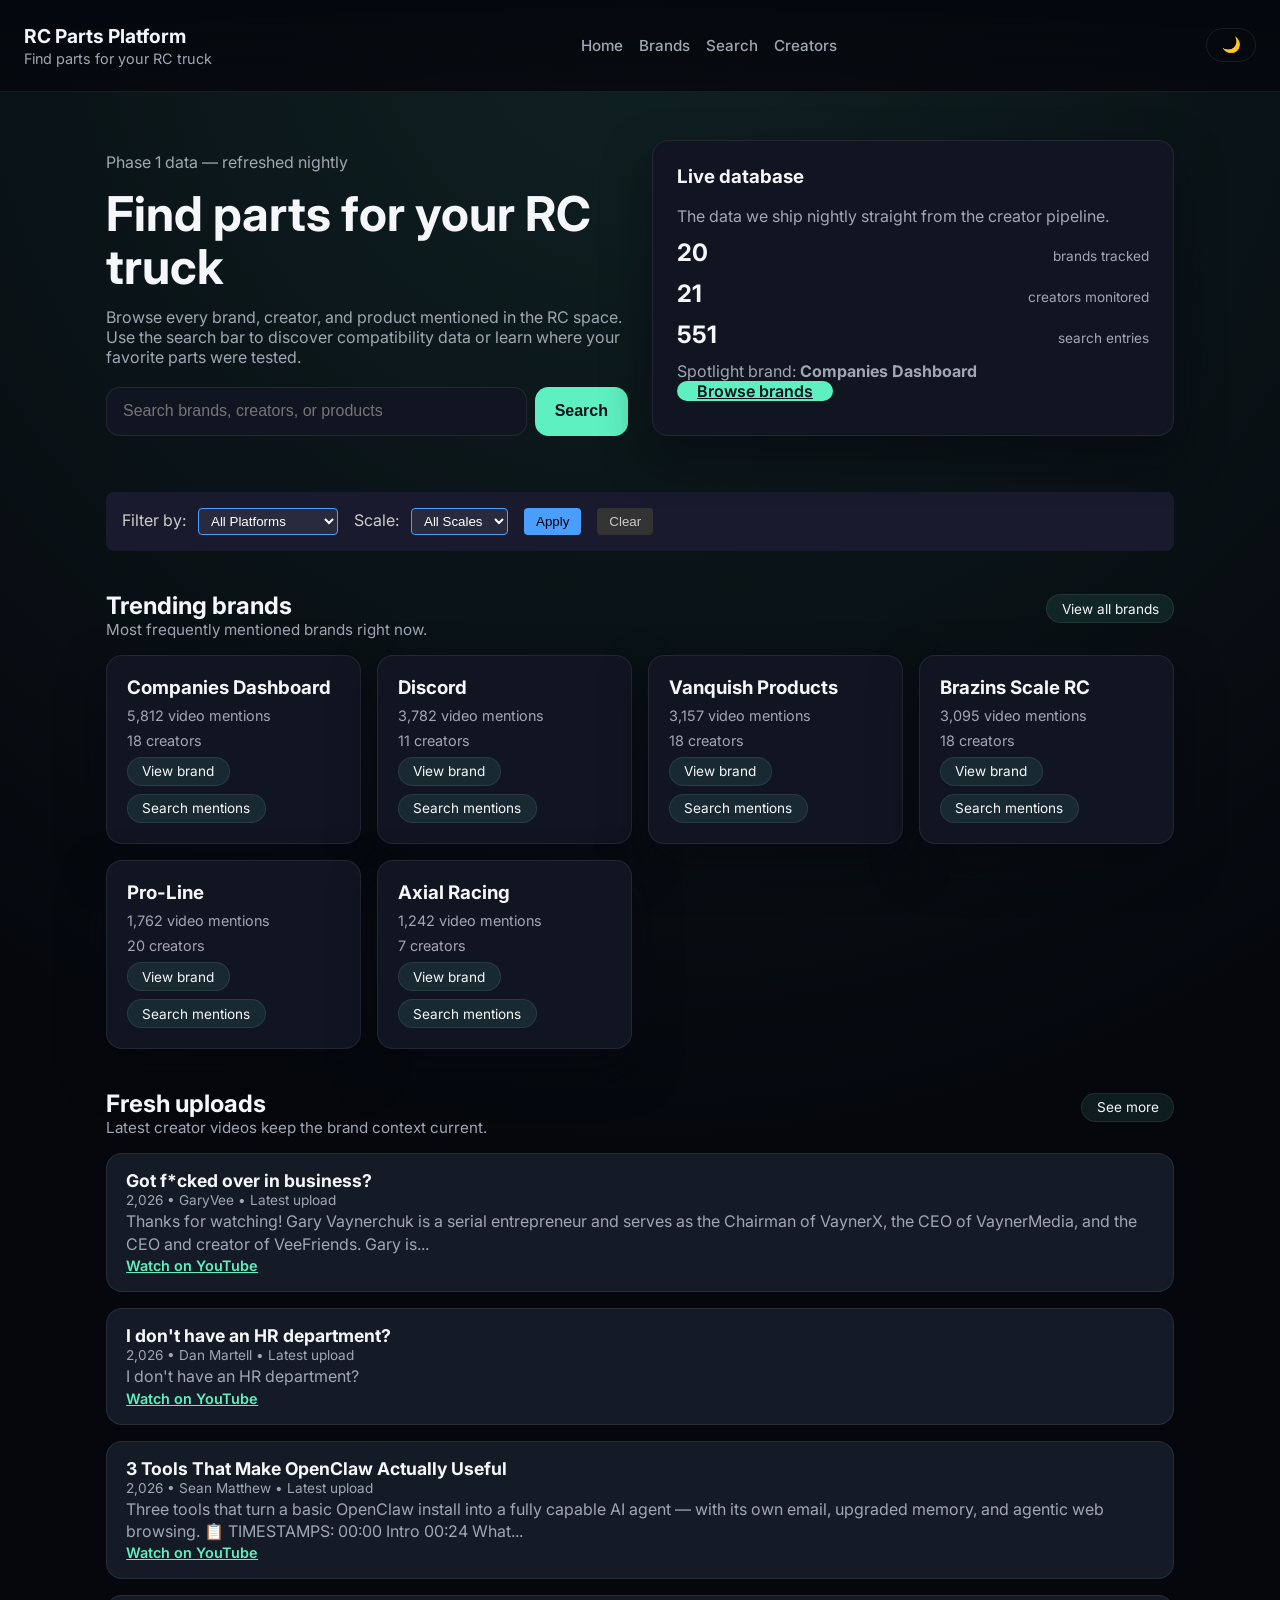
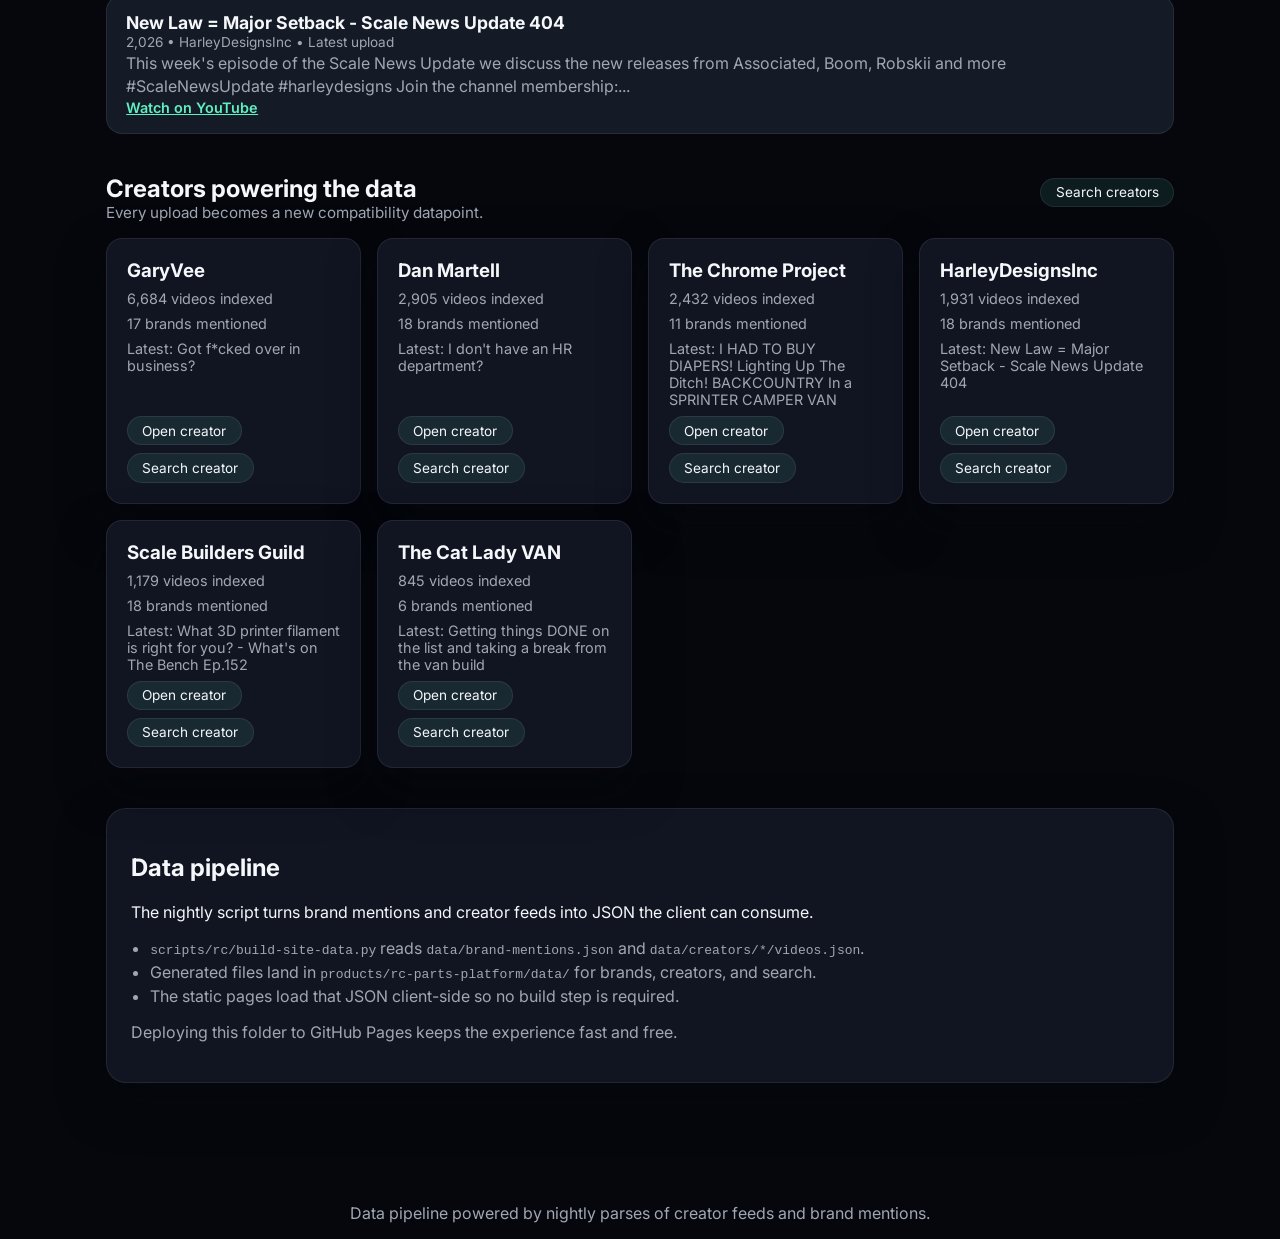
<file: index.html>
<!DOCTYPE html>
<html lang="en">
  <head>
    <meta charset="UTF-8" />
    <meta name="viewport" content="width=device-width, initial-scale=1" />
    <title>RC Parts Platform</title>
    <link rel="stylesheet" href="assets/css/style.css" />
  </head>
  <body data-page="home">
    <header class="site-header">
      <div class="brand">
        <a href="index.html">RC Parts Platform</a>
        <p>Find parts for your RC truck</p>
      </div>
      <nav class="site-nav">
        <a href="index.html">Home</a>
        <a href="brands.html">Brands</a>
        <a href="search.html">Search</a>
        <a href="creator.html">Creators</a>
      </nav>
      <button id="theme-toggle" class="theme-toggle" type="button">🌙</button>
    </header>
    <main>
      <section class="hero">
        <div class="hero-copy">
          <p class="muted">Phase 1 data — refreshed nightly</p>
          <h1>Find parts for your RC truck</h1>
          <p>
            Browse every brand, creator, and product mentioned in the RC space. Use the search
            bar to discover compatibility data or learn where your favorite parts were tested.
          </p>
          <form id="home-search" class="search-form">
            <input
              type="search"
              name="q"
              placeholder="Search brands, creators, or products"
              required
            />
            <button type="submit">Search</button>
          </form>
        </div>
        <div class="hero-card">
          <h3>Live database</h3>
          <p>The data we ship nightly straight from the creator pipeline.</p>
          <div class="stat-line">
            <strong data-stat="brands">—</strong>
            <span>brands tracked</span>
          </div>
          <div class="stat-line">
            <strong data-stat="creators">—</strong>
            <span>creators monitored</span>
          </div>
          <div class="stat-line">
            <strong data-stat="search">—</strong>
            <span>search entries</span>
          </div>
          <p class="muted">Spotlight brand: <strong id="hero-top-brand">—</strong></p>
          <a class="card-link" href="brands.html">Browse brands</a>
        </div>
      </section>

      <!-- Compatibility Filters -->
      <section class="grid-section">
        <div id="compatibility-filters" style="margin:1rem 0;padding:1rem;background:#1a1a2e;border-radius:8px;display:flex;gap:1rem;flex-wrap:wrap">
          <label style="color:#ccc">Filter by:
            <select id="filter-platform" style="margin-left:0.5rem;background:#2a2a3e;color:#fff;border:1px solid #4a9eff;border-radius:4px;padding:4px 8px">
              <option value="">All Platforms</option>
              <option>Axial</option><option>JConcepts</option><option>Traxxas</option>
              <option>Redcat</option><option>Losi</option><option>HPI</option>
              <option>Team Associated</option><option>Arrma</option>
            </select>
          </label>
          <label style="color:#ccc">Scale:
            <select id="filter-scale" style="margin-left:0.5rem;background:#2a2a3e;color:#fff;border:1px solid #4a9eff;border-radius:4px;padding:4px 8px">
              <option value="">All Scales</option>
              <option>1/10</option><option>1/8</option><option>1/5</option>
              <option>1/18</option><option>1/24</option><option>1/6</option>
            </select>
          </label>
          <button onclick="applyFilters()" style="background:#4a9eff;color:#000;border:none;border-radius:4px;padding:4px 12px;cursor:pointer">Apply</button>
          <button onclick="clearFilters()" style="background:#333;color:#ccc;border:none;border-radius:4px;padding:4px 12px;cursor:pointer">Clear</button>
        </div>
      </section>

      <section class="grid-section">
        <div class="section-header">
          <div>
            <h2>Trending brands</h2>
            <p>Most frequently mentioned brands right now.</p>
          </div>
          <a class="link-pill" href="brands.html">View all brands</a>
        </div>
        <div id="trending-brands" class="card-grid"></div>
      </section>

      <section class="grid-section">
        <div class="section-header">
          <div>
            <h2>Fresh uploads</h2>
            <p>Latest creator videos keep the brand context current.</p>
          </div>
          <a class="link-pill" href="search.html?q=latest">See more</a>
        </div>
        <div id="fresh-videos" class="list-grid"></div>
      </section>

      <section class="grid-section">
        <div class="section-header">
          <div>
            <h2>Creators powering the data</h2>
            <p>Every upload becomes a new compatibility datapoint.</p>
          </div>
          <a class="link-pill" href="search.html?q=creator">Search creators</a>
        </div>
        <div id="creator-cards" class="card-grid"></div>
      </section>

      <section class="grid-section">
        <div class="detail-card">
          <h2>Data pipeline</h2>
          <p>The nightly script turns brand mentions and creator feeds into JSON the client can consume.</p>
          <ul>
            <li><code>scripts/rc/build-site-data.py</code> reads <code>data/brand-mentions.json</code> and <code>data/creators/*/videos.json</code>.</li>
            <li>Generated files land in <code>products/rc-parts-platform/data/</code> for brands, creators, and search.</li>
            <li>The static pages load that JSON client-side so no build step is required.</li>
          </ul>
          <p class="muted">Deploying this folder to GitHub Pages keeps the experience fast and free.</p>
        </div>
      </section>
    </main>

    <footer class="bottom-note">
      <p>Data pipeline powered by nightly parses of creator feeds and brand mentions.</p>
    </footer>

    <script src="assets/js/app.js"></script>
  </body>
</html>
</file>
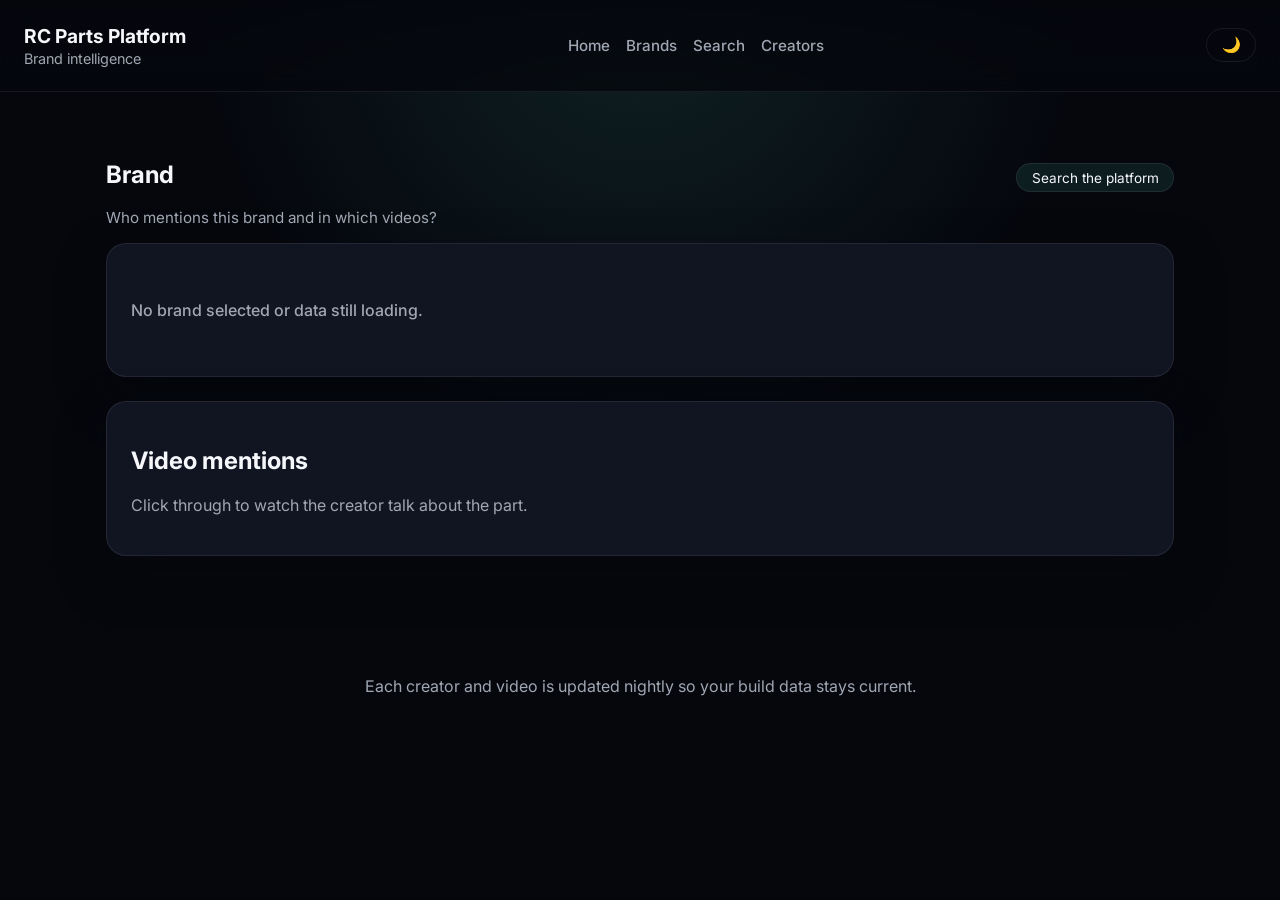
<file: brand.html>
<!DOCTYPE html>
<html lang="en">
  <head>
    <meta charset="UTF-8" />
    <meta name="viewport" content="width=device-width, initial-scale=1" />
    <title>Brand · RC Parts Platform</title>
    <link rel="stylesheet" href="assets/css/style.css" />
  </head>
  <body data-page="brand-detail">
    <header class="site-header">
      <div class="brand">
        <a href="index.html">RC Parts Platform</a>
        <p>Brand intelligence</p>
      </div>
      <nav class="site-nav">
        <a href="index.html">Home</a>
        <a href="brands.html">Brands</a>
        <a href="search.html">Search</a>
        <a href="creator.html">Creators</a>
      </nav>
      <button id="theme-toggle" class="theme-toggle" type="button">🌙</button>
    </header>
    <main>
      <section class="section-header">
        <div>
          <h1 id="brand-page-title">Brand</h1>
          <p>Who mentions this brand and in which videos?</p>
        </div>
        <a class="link-pill" href="search.html">Search the platform</a>
      </section>
      <div id="brand-detail" class="detail-card"></div>
      <section class="detail-card">
        <h2>Video mentions</h2>
        <p class="muted">Click through to watch the creator talk about the part.</p>
        <div id="brand-videos-list" class="list-grid"></div>
      </section>
    </main>
    <footer class="bottom-note">
      <p>Each creator and video is updated nightly so your build data stays current.</p>
    </footer>
    <script src="assets/js/app.js"></script>
  </body>
</html>
</file>
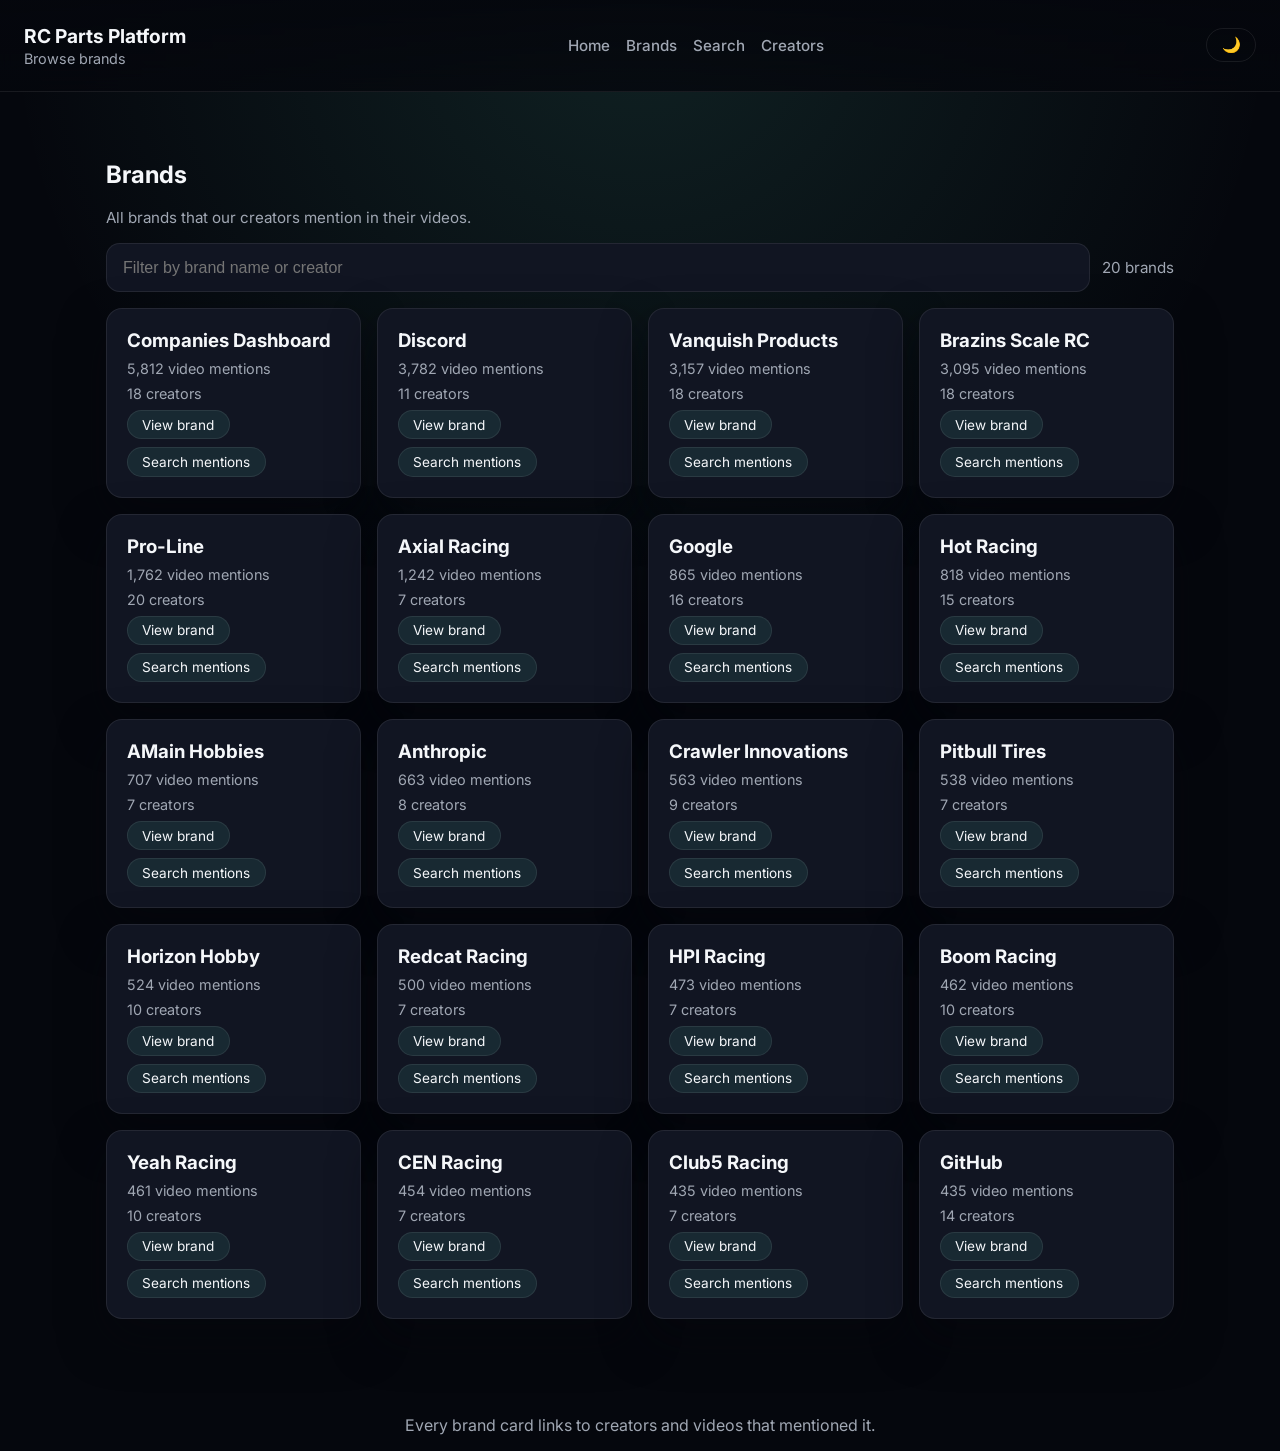
<file: brands.html>
<!DOCTYPE html>
<html lang="en">
  <head>
    <meta charset="UTF-8" />
    <meta name="viewport" content="width=device-width, initial-scale=1" />
    <title>Brands · RC Parts Platform</title>
    <link rel="stylesheet" href="assets/css/style.css" />
  </head>
  <body data-page="brands">
    <header class="site-header">
      <div class="brand">
        <a href="index.html">RC Parts Platform</a>
        <p>Browse brands</p>
      </div>
      <nav class="site-nav">
        <a href="index.html">Home</a>
        <a href="brands.html">Brands</a>
        <a href="search.html">Search</a>
        <a href="creator.html">Creators</a>
      </nav>
      <button id="theme-toggle" class="theme-toggle" type="button">🌙</button>
    </header>
    <main>
      <section class="section-header">
        <div>
          <h1>Brands</h1>
          <p>All brands that our creators mention in their videos.</p>
        </div>
      </section>
      <div class="search-controls">
        <input id="brand-filter" type="search" placeholder="Filter by brand name or creator" />
        <span id="brand-count">— brands</span>
      </div>
      <div id="brand-list" class="card-grid"></div>
    </main>
    <footer class="bottom-note">
      <p>Every brand card links to creators and videos that mentioned it.</p>
    </footer>
    <script src="assets/js/app.js"></script>
  </body>
</html>
</file>
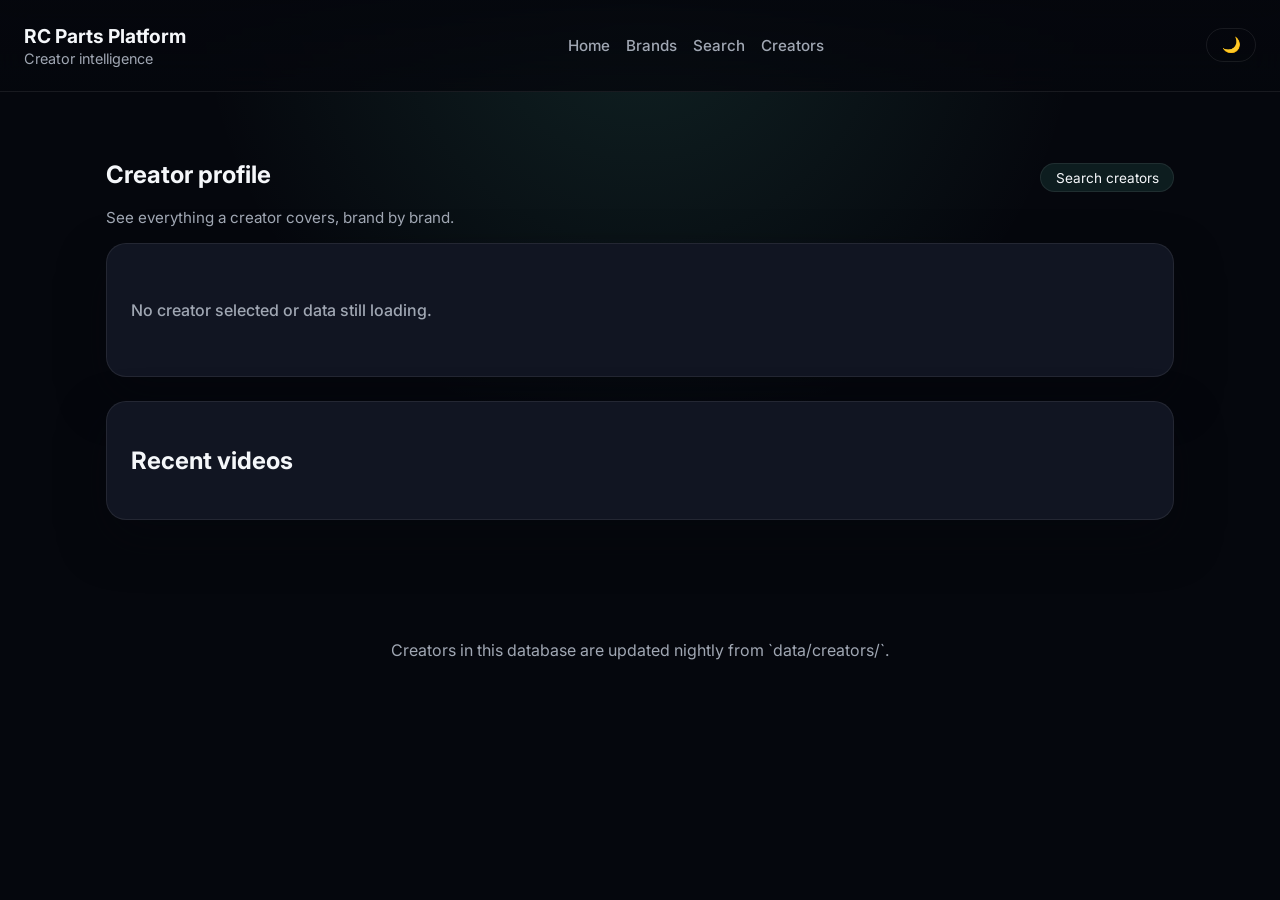
<file: creator.html>
<!DOCTYPE html>
<html lang="en">
  <head>
    <meta charset="UTF-8" />
    <meta name="viewport" content="width=device-width, initial-scale=1" />
    <title>Creator · RC Parts Platform</title>
    <link rel="stylesheet" href="assets/css/style.css" />
  </head>
  <body data-page="creator-detail">
    <header class="site-header">
      <div class="brand">
        <a href="index.html">RC Parts Platform</a>
        <p>Creator intelligence</p>
      </div>
      <nav class="site-nav">
        <a href="index.html">Home</a>
        <a href="brands.html">Brands</a>
        <a href="search.html">Search</a>
        <a href="creator.html">Creators</a>
      </nav>
      <button id="theme-toggle" class="theme-toggle" type="button">🌙</button>
    </header>
    <main>
      <section class="section-header">
        <div>
          <h1>Creator profile</h1>
          <p>See everything a creator covers, brand by brand.</p>
        </div>
        <a class="link-pill" href="search.html?q=creator">Search creators</a>
      </section>
      <div id="creator-detail" class="detail-card"></div>
      <section class="detail-card">
        <h2>Recent videos</h2>
        <div id="creator-videos-list" class="list-grid"></div>
      </section>
    </main>
    <footer class="bottom-note">
      <p>Creators in this database are updated nightly from `data/creators/`.</p>
    </footer>
    <script src="assets/js/app.js"></script>
  </body>
</html>
</file>
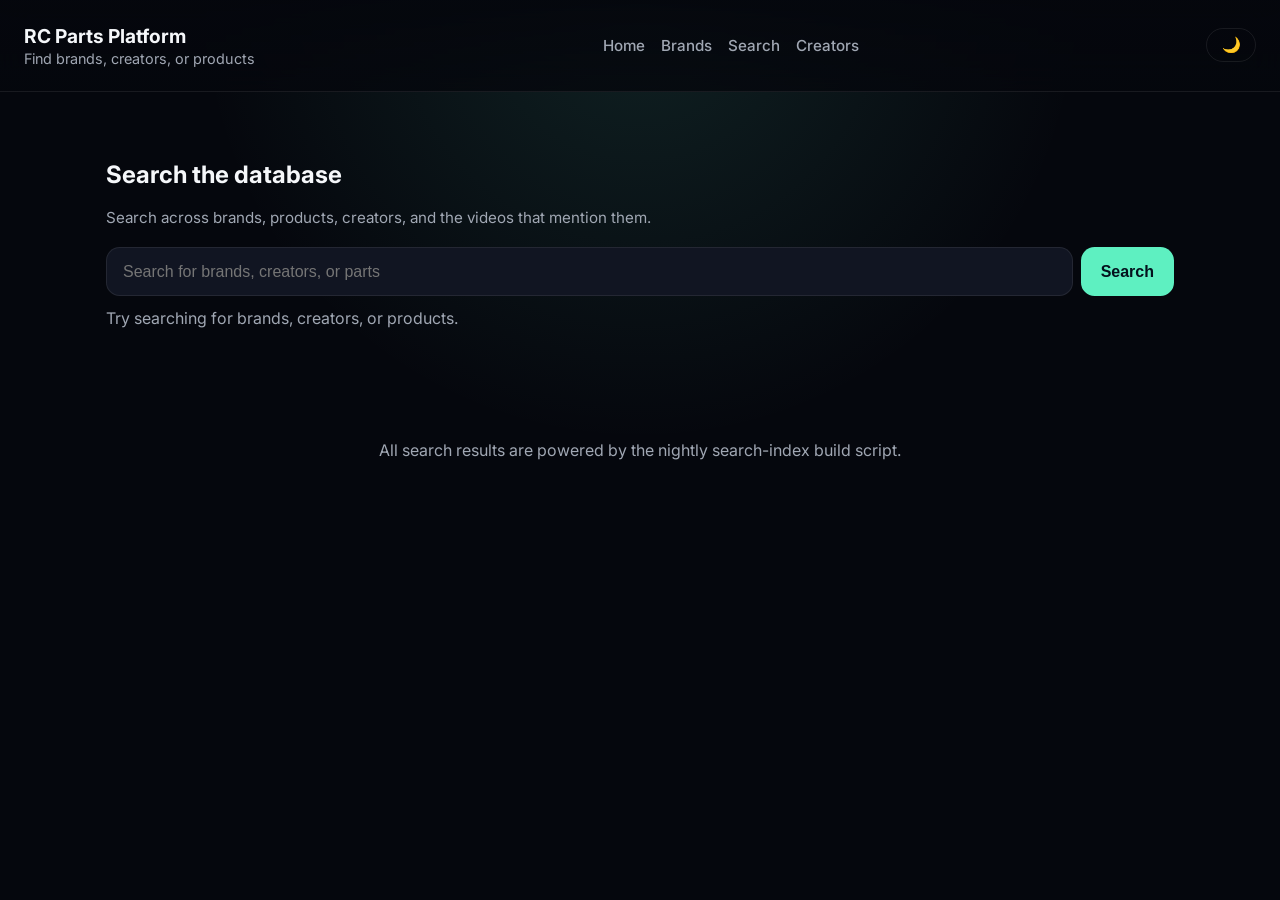
<file: search.html>
<!DOCTYPE html>
<html lang="en">
  <head>
    <meta charset="UTF-8" />
    <meta name="viewport" content="width=device-width, initial-scale=1" />
    <title>Search · RC Parts Platform</title>
    <link rel="stylesheet" href="assets/css/style.css" />
  </head>
  <body data-page="search">
    <header class="site-header">
      <div class="brand">
        <a href="index.html">RC Parts Platform</a>
        <p>Find brands, creators, or products</p>
      </div>
      <nav class="site-nav">
        <a href="index.html">Home</a>
        <a href="brands.html">Brands</a>
        <a href="search.html">Search</a>
        <a href="creator.html">Creators</a>
      </nav>
      <button id="theme-toggle" class="theme-toggle" type="button">🌙</button>
    </header>
    <main>
      <section class="section-header">
        <div>
          <h1>Search the database</h1>
          <p>Search across brands, products, creators, and the videos that mention them.</p>
        </div>
      </section>
      <form id="search-page-form" class="search-form">
        <input id="search-page-input" type="search" placeholder="Search for brands, creators, or parts" required />
        <button type="submit">Search</button>
      </form>
      <p id="search-query-label" class="muted" style="margin-top: 0.75rem;">Try typing "Vanquish" or a creator name.</p>
      <div id="search-results" class="card-grid" style="margin-top: 1rem;"></div>
    </main>
    <footer class="bottom-note">
      <p>All search results are powered by the nightly search-index build script.</p>
    </footer>
    <script src="assets/js/app.js"></script>
  </body>
</html>
</file>
<file: assets/css/style.css>
@import url("https://fonts.googleapis.com/css2?family=Inter:wght@400;500;600;700&display=swap");

:root {
  --bg: #05070d;
  --card: #111522;
  --card-subtle: #151b26;
  --text: #f5f7fa;
  --muted: #a0a7b3;
  --accent: #5ef0c1;
  --accent-strong: #6d9bff;
  --border: rgba(255, 255, 255, 0.08);
  --shadow: 0 20px 45px rgba(5, 7, 13, 0.55);
}

:root.light {
  --bg: #f5f7fb;
  --card: #ffffff;
  --card-subtle: #f0f3ff;
  --text: #0f172a;
  --muted: #4b5563;
  --accent: #2563eb;
  --accent-strong: #1d4ed8;
  --border: rgba(15, 23, 42, 0.1);
  --shadow: 0 16px 32px rgba(15, 23, 42, 0.15);
}

* {
  box-sizing: border-box;
}

body {
  margin: 0;
  font-family: "Inter", "Segoe UI", system-ui, sans-serif;
  background: radial-gradient(circle at top, rgba(94, 224, 193, 0.12), transparent 40%), var(--bg);
  color: var(--text);
  min-height: 100vh;
}

.muted {
  color: var(--muted);
}

main {
  max-width: 1100px;
  margin: 0 auto;
  padding: 1rem 1rem 3rem;
}

.site-header {
  display: flex;
  flex-wrap: wrap;
  align-items: center;
  justify-content: space-between;
  padding: 1.5rem 1.5rem;
  border-bottom: 1px solid var(--border);
  position: sticky;
  top: 0;
  background: linear-gradient(180deg, rgba(5, 7, 13, 0.95), rgba(5, 7, 13, 0.8));
  backdrop-filter: blur(16px);
  z-index: 10;
}

.site-header .brand {
  display: flex;
  flex-direction: column;
}

.site-header .brand a {
  text-decoration: none;
  color: var(--text);
  font-weight: 700;
  font-size: 1.2rem;
}

.site-header .brand p {
  margin: 0.1rem 0 0;
  color: var(--muted);
  font-size: 0.9rem;
}

.site-nav {
  display: flex;
  gap: 1rem;
  margin: 0.5rem 0;
}

.site-nav a {
  color: var(--muted);
  text-decoration: none;
  font-weight: 500;
  font-size: 0.95rem;
}

.site-nav a:hover {
  color: var(--text);
}

.theme-toggle {
  border: 1px solid var(--border);
  background: transparent;
  color: var(--text);
  padding: 0.45rem 0.9rem;
  border-radius: 999px;
  font-size: 0.95rem;
  cursor: pointer;
}

.hero {
  display: grid;
  grid-template-columns: repeat(auto-fit, minmax(260px, 1fr));
  gap: 1.5rem;
  padding: 2rem 0 1rem;
}

.hero .hero-copy h1 {
  margin: 0;
  font-size: clamp(2.1rem, 4vw, 3rem);
  line-height: 1.1;
}

.hero .hero-copy p {
  color: var(--muted);
  margin-top: 0.8rem;
}

.hero-card {
  background: var(--card);
  border: 1px solid var(--border);
  border-radius: 1rem;
  padding: 1.5rem;
  box-shadow: var(--shadow);
}

.hero-card h3 {
  margin-top: 0;
}

.hero-card p {
  margin: 0.4rem 0 0;
  color: var(--muted);
}

.stat-line {
  display: flex;
  justify-content: space-between;
  align-items: baseline;
  gap: 0.5rem;
  margin: 0.75rem 0;
}

.stat-line strong {
  font-size: 1.5rem;
}

.stat-line span {
  font-size: 0.85rem;
  color: var(--muted);
}

.search-form {
  display: flex;
  gap: 0.5rem;
  margin-top: 1.25rem;
}

.search-form input,
#brand-filter,
#search-page-input {
  flex: 1;
  padding: 0.9rem 1rem;
  border-radius: 0.85rem;
  border: 1px solid var(--border);
  background: var(--card);
  color: var(--text);
  font-size: 1rem;
  min-width: 0;
}

.search-controls {
  display: flex;
  flex-wrap: wrap;
  align-items: center;
  gap: 0.75rem;
  margin-bottom: 1rem;
}

.search-controls span {
  color: var(--muted);
  font-size: 0.95rem;
}

.search-form button,
.site-button,
.card-link {
  border: none;
  background: var(--accent);
  color: #04111d;
  font-weight: 600;
  border-radius: 0.85rem;
  padding: 0 1.25rem;
  cursor: pointer;
  font-size: 1rem;
  transition: transform 0.2s ease;
}

.search-form button:hover,
.site-button:hover,
.card-link:hover {
  transform: translateY(-1px);
}

.section-header {
  display: flex;
  align-items: baseline;
  justify-content: space-between;
  margin: 2rem 0 1rem;
}

.section-header h2 {
  margin: 0;
}

.section-header p {
  margin: 0;
  color: var(--muted);
  font-size: 0.95rem;
}

.card-grid {
  display: grid;
  grid-template-columns: repeat(auto-fit, minmax(240px, 1fr));
  gap: 1rem;
}

.grid-section {
  margin-top: 2.5rem;
}

.card {
  background: var(--card);
  border: 1px solid var(--border);
  padding: 1.25rem;
  border-radius: 1rem;
  box-shadow: var(--shadow);
  display: flex;
  flex-direction: column;
  gap: 0.5rem;
}

.card h3 {
  margin: 0;
}

.card p {
  margin: 0;
  color: var(--muted);
  font-size: 0.9rem;
}

.badges {
  display: flex;
  flex-wrap: wrap;
  gap: 0.35rem;
}

.badge {
  padding: 0.3rem 0.65rem;
  border-radius: 999px;
  background: rgba(94, 224, 193, 0.15);
  color: var(--accent);
  font-size: 0.75rem;
}

.detail-card {
  background: var(--card);
  border-radius: 1.25rem;
  padding: 1.5rem;
  border: 1px solid var(--border);
  margin-bottom: 1.5rem;
  box-shadow: var(--shadow);
}

.detail-card ul {
  margin: 0.75rem 0 0.45rem;
  padding-left: 1.2rem;
  color: var(--muted);
}

.detail-card li + li {
  margin-top: 0.25rem;
}

.list-grid {
  display: grid;
  gap: 1rem;
}

.video-card {
  background: var(--card-subtle);
  border-radius: 1rem;
  padding: 1rem 1.2rem;
  border: 1px solid var(--border);
}

.video-card h4 {
  margin: 0;
  font-size: 1.1rem;
}

.video-meta {
  font-size: 0.85rem;
  color: var(--muted);
  margin: 0.35rem 0;
}

.video-card p {
  margin: 0;
  color: var(--muted);
  line-height: 1.4;
}

.video-card a {
  color: var(--accent);
  font-weight: 600;
  font-size: 0.9rem;
}

.link-list {
  display: flex;
  flex-wrap: wrap;
  gap: 0.5rem;
}

.link-pill {
  border-radius: 999px;
  padding: 0.35rem 0.9rem;
  border: 1px solid var(--border);
  color: var(--text);
  font-size: 0.85rem;
  text-decoration: none;
  background: rgba(94, 224, 193, 0.1);
}

.bottom-note {
  margin: 3rem auto 1rem;
  text-align: center;
  color: var(--muted);
}

.no-results {
  padding: 1rem 0;
  color: var(--muted);
  font-weight: 500;
}

.grid-list {
  display: grid;
  grid-template-columns: repeat(auto-fit, minmax(210px, 1fr));
  gap: 0.75rem;
}

@media (max-width: 720px) {
  .site-header {
    flex-direction: column;
    align-items: flex-start;
    gap: 0.75rem;
  }

  .search-form {
    flex-direction: column;
  }
}
</file>
